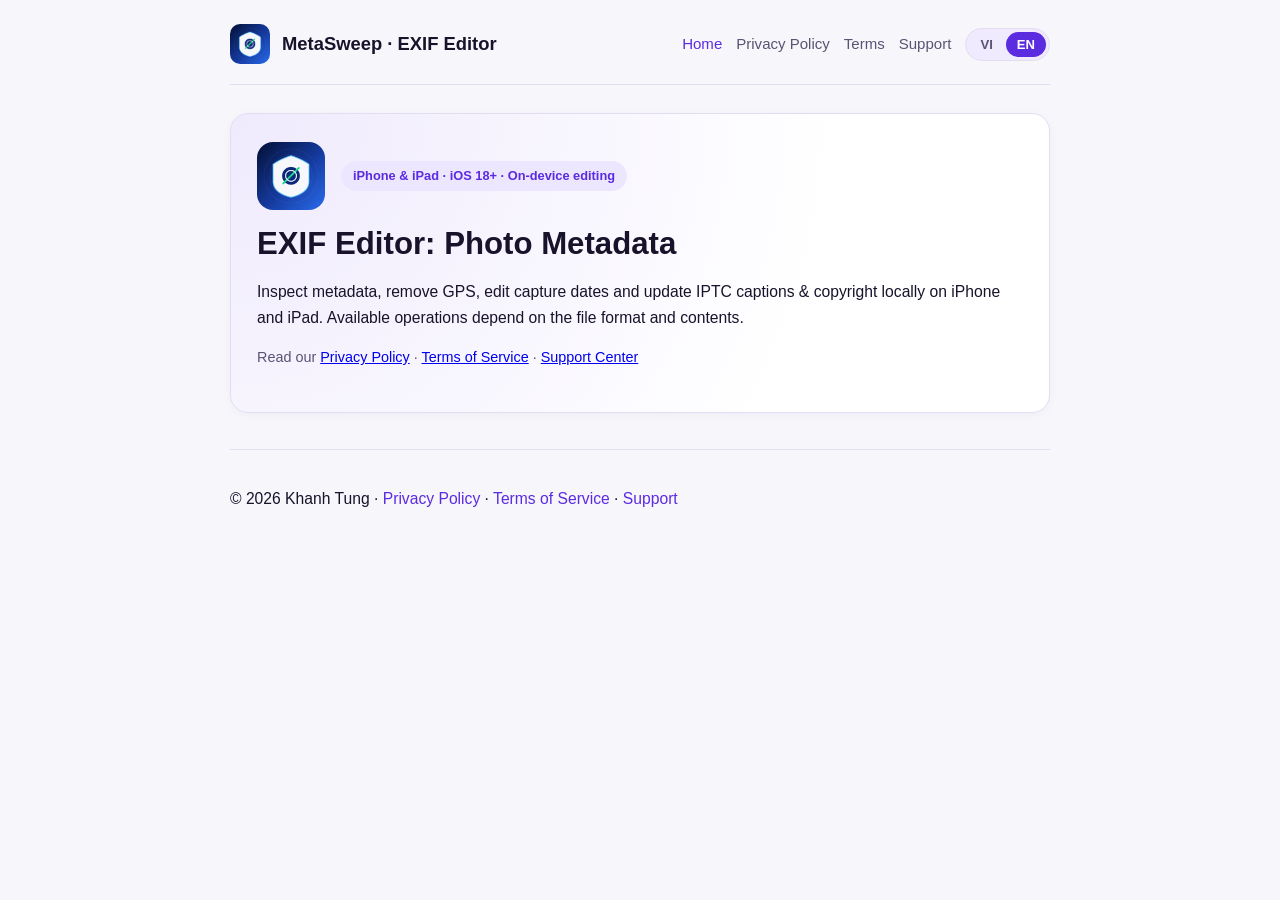
<file: index.html>
<!DOCTYPE html>
<html lang="en">
<head>
  <meta charset="utf-8">
  <meta name="viewport" content="width=device-width, initial-scale=1">
  <meta name="robots" content="noindex, nofollow, noarchive">
  <meta name="googlebot" content="noindex, nofollow, noarchive">
  <title>MetaSweep — EXIF Editor: Photo Metadata (Remove GPS, Edit Dates &amp; IPTC)</title>
  <meta name="description" content="Inspect photo metadata, remove GPS and edit dates locally on iPhone and iPad. Available operations depend on the file format.">
  <link rel="icon" type="image/png" sizes="120x120" href="logo.png">
  <link rel="apple-touch-icon" href="logo.png">
  <link rel="stylesheet" href="styles.css">
  <script src="site.js" defer></script>
</head>
<body>
  <div class="container">
    <header class="site-header">
      <a class="brand-link" href="index.html" data-keep-lang>
        <img class="brand-logo" src="logo.png" alt="" width="40" height="40">
        <span data-lang="vi">MetaSweep · Xóa &amp; Sửa EXIF</span>
        <span data-lang="en">MetaSweep · EXIF Editor</span>
      </a>
      <nav class="nav-row" aria-label="Primary">
        <a href="index.html" aria-current="page" data-keep-lang>
          <span data-lang="vi">Trang chủ</span><span data-lang="en">Home</span>
        </a>
        <a href="privacy.html" data-keep-lang>
          <span data-lang="vi">Quyền riêng tư</span><span data-lang="en">Privacy Policy</span>
        </a>
        <a href="terms.html" data-keep-lang>
          <span data-lang="vi">Điều khoản</span><span data-lang="en">Terms</span>
        </a>
        <a href="support.html" data-keep-lang>
          <span data-lang="vi">Hỗ trợ</span><span data-lang="en">Support</span>
        </a>
        <div class="lang-switch" role="group" aria-label="Language">
          <button type="button" class="lang-btn" data-set-lang="vi">VI</button>
          <button type="button" class="lang-btn active" data-set-lang="en">EN</button>
        </div>
      </nav>
    </header>

    <main>
      <section class="card hero">
        <div class="hero-brand">
          <img class="hero-logo" src="logo.png" alt="MetaSweep official app logo" width="68" height="68" fetchpriority="high">
          <div>
            <span class="badge" data-lang="vi">iPhone &amp; iPad · iOS 18+ · Chỉnh sửa trên thiết bị</span>
            <span class="badge" data-lang="en">iPhone &amp; iPad · iOS 18+ · On-device editing</span>
          </div>
        </div>
        <h1>
          <span data-lang="vi">MetaSweep — Xóa GPS, Sửa Ngày &amp; IPTC</span>
          <span data-lang="en">EXIF Editor: Photo Metadata</span>
        </h1>
        <p data-lang="vi">Ki&#7875;m tra si&#234;u d&#7919; li&#7879;u, x&#243;a GPS, s&#7917;a ng&#224;y ch&#7909;p v&#224; IPTC ngay tr&#234;n iPhone v&#224; iPad. C&#225;c thao t&#225;c kh&#7843; d&#7909;ng t&#249;y theo &#273;&#7883;nh d&#7841;ng v&#224; n&#7897;i dung t&#7879;p.</p>
        <p data-lang="en">Inspect metadata, remove GPS, edit capture dates and update IPTC captions &amp; copyright locally on iPhone and iPad. Available operations depend on the file format and contents.</p>
        <p class="muted" data-lang="vi">Xem <a href="privacy.html" data-keep-lang>Chính sách quyền riêng tư</a> · <a href="terms.html" data-keep-lang>Điều khoản dịch vụ</a> · <a href="support.html" data-keep-lang>Trung tâm hỗ trợ</a></p>
        <p class="muted" data-lang="en">Read our <a href="privacy.html" data-keep-lang>Privacy Policy</a> · <a href="terms.html" data-keep-lang>Terms of Service</a> · <a href="support.html" data-keep-lang>Support Center</a></p>
      </section>
    </main>

    <footer class="site-footer">
      <div data-lang="vi">
        <p>© 2026 Khanh Tung · <a href="privacy.html" data-keep-lang>Chính sách quyền riêng tư</a> · <a href="terms.html" data-keep-lang>Điều khoản dịch vụ</a> · <a href="support.html" data-keep-lang>Hỗ trợ</a></p>
      </div>
      <div data-lang="en">
        <p>© 2026 Khanh Tung · <a href="privacy.html" data-keep-lang>Privacy Policy</a> · <a href="terms.html" data-keep-lang>Terms of Service</a> · <a href="support.html" data-keep-lang>Support</a></p>
      </div>
    </footer>
  </div>
</body>
</html>
</file>
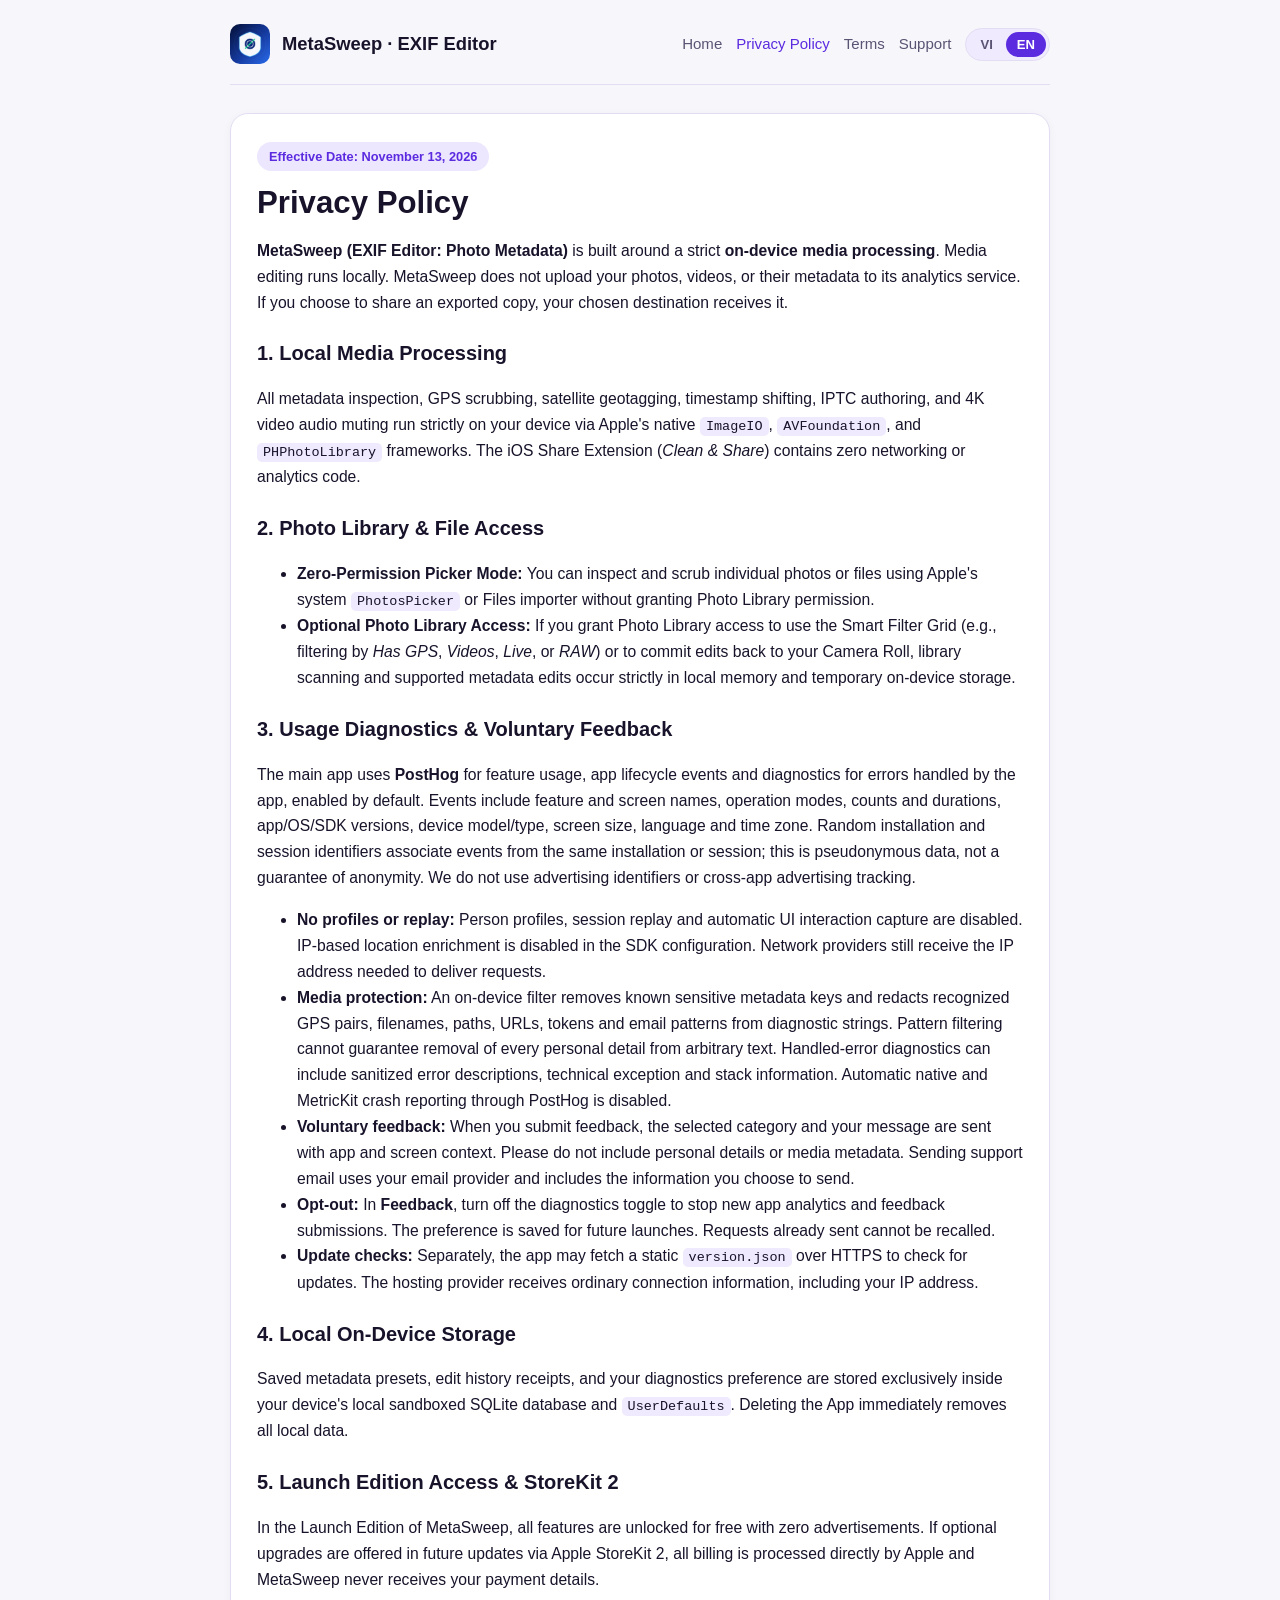
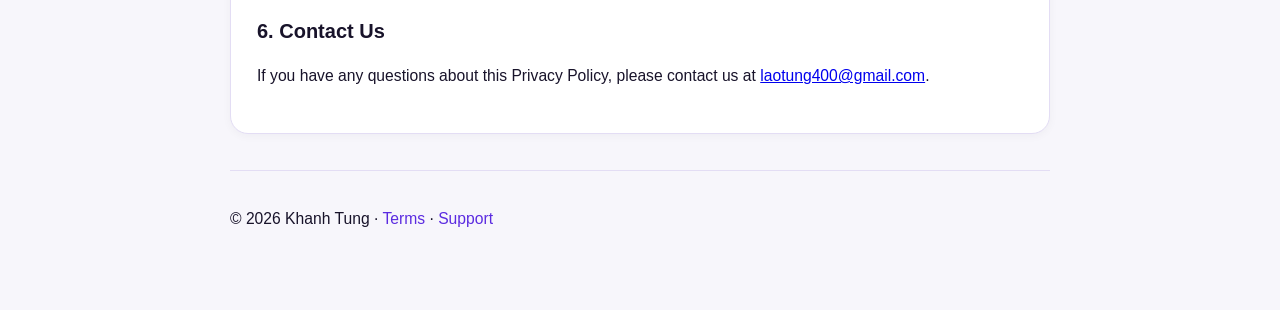
<file: privacy.html>
<!DOCTYPE html>
<html lang="en">
<head>
  <meta charset="utf-8">
  <meta name="viewport" content="width=device-width, initial-scale=1">
  <meta name="robots" content="noindex, nofollow, noarchive">
  <meta name="googlebot" content="noindex, nofollow, noarchive">
  <title>MetaSweep: Usage Diagnostics &amp; Privacy Policy · Chính sách quyền riêng tư — MetaSweep</title>
  <link rel="icon" type="image/png" sizes="120x120" href="logo.png">
  <link rel="apple-touch-icon" href="logo.png">
  <link rel="stylesheet" href="styles.css">
  <script src="site.js" defer></script>
</head>
<body>
  <div class="container">
    <header class="site-header">
      <a class="brand-link" href="index.html" data-keep-lang>
        <img class="brand-logo" src="logo.png" alt="" width="40" height="40">
        <span data-lang="vi">MetaSweep · Xóa &amp; Sửa EXIF</span>
        <span data-lang="en">MetaSweep · EXIF Editor</span>
      </a>
      <nav class="nav-row" aria-label="Primary">
        <a href="index.html" data-keep-lang>
          <span data-lang="vi">Trang chủ</span><span data-lang="en">Home</span>
        </a>
        <a href="privacy.html" aria-current="page" data-keep-lang>
          <span data-lang="vi">Quyền riêng tư</span><span data-lang="en">Privacy Policy</span>
        </a>
        <a href="terms.html" data-keep-lang>
          <span data-lang="vi">Điều khoản</span><span data-lang="en">Terms</span>
        </a>
        <a href="support.html" data-keep-lang>
          <span data-lang="vi">Hỗ trợ</span><span data-lang="en">Support</span>
        </a>
        <div class="lang-switch" role="group" aria-label="Language">
          <button type="button" class="lang-btn" data-set-lang="vi">VI</button>
          <button type="button" class="lang-btn active" data-set-lang="en">EN</button>
        </div>
      </nav>
    </header>

    <main>
      <article class="card" data-lang="en">
        <span class="badge">Effective Date: November 13, 2026</span>
        <h1>Privacy Policy</h1>
        <p><strong>MetaSweep (EXIF Editor: Photo Metadata)</strong> is built around a strict <strong>on-device media processing</strong>. Media editing runs locally. MetaSweep does not upload your photos, videos, or their metadata to its analytics service. If you choose to share an exported copy, your chosen destination receives it.</p>

        <h2>1. Local Media Processing</h2>
        <p>All metadata inspection, GPS scrubbing, satellite geotagging, timestamp shifting, IPTC authoring, and 4K video audio muting run strictly on your device via Apple's native <code>ImageIO</code>, <code>AVFoundation</code>, and <code>PHPhotoLibrary</code> frameworks. The iOS Share Extension (<em>Clean &amp; Share</em>) contains zero networking or analytics code.</p>

        <h2>2. Photo Library &amp; File Access</h2>
        <ul>
          <li><strong>Zero-Permission Picker Mode:</strong> You can inspect and scrub individual photos or files using Apple's system <code>PhotosPicker</code> or Files importer without granting Photo Library permission.</li>
          <li><strong>Optional Photo Library Access:</strong> If you grant Photo Library access to use the Smart Filter Grid (e.g., filtering by <em>Has GPS</em>, <em>Videos</em>, <em>Live</em>, or <em>RAW</em>) or to commit edits back to your Camera Roll, library scanning and supported metadata edits occur strictly in local memory and temporary on-device storage.</li>
        </ul>

        <h2>3. Usage Diagnostics &amp; Voluntary Feedback</h2>
        <p>The main app uses <strong>PostHog</strong> for feature usage, app lifecycle events and diagnostics for errors handled by the app, enabled by default. Events include feature and screen names, operation modes, counts and durations, app/OS/SDK versions, device model/type, screen size, language and time zone. Random installation and session identifiers associate events from the same installation or session; this is pseudonymous data, not a guarantee of anonymity. We do not use advertising identifiers or cross-app advertising tracking.</p>
        <ul>
          <li><strong>No profiles or replay:</strong> Person profiles, session replay and automatic UI interaction capture are disabled. IP-based location enrichment is disabled in the SDK configuration. Network providers still receive the IP address needed to deliver requests.</li>
          <li><strong>Media protection:</strong> An on-device filter removes known sensitive metadata keys and redacts recognized GPS pairs, filenames, paths, URLs, tokens and email patterns from diagnostic strings. Pattern filtering cannot guarantee removal of every personal detail from arbitrary text. Handled-error diagnostics can include sanitized error descriptions, technical exception and stack information. Automatic native and MetricKit crash reporting through PostHog is disabled.</li>
          <li><strong>Voluntary feedback:</strong> When you submit feedback, the selected category and your message are sent with app and screen context. Please do not include personal details or media metadata. Sending support email uses your email provider and includes the information you choose to send.</li>
          <li><strong>Opt-out:</strong> In <strong>Feedback</strong>, turn off the diagnostics toggle to stop new app analytics and feedback submissions. The preference is saved for future launches. Requests already sent cannot be recalled.</li>
          <li><strong>Update checks:</strong> Separately, the app may fetch a static <code>version.json</code> over HTTPS to check for updates. The hosting provider receives ordinary connection information, including your IP address.</li>
        </ul>

        <h2>4. Local On-Device Storage</h2>
        <p>Saved metadata presets, edit history receipts, and your diagnostics preference are stored exclusively inside your device's local sandboxed SQLite database and <code>UserDefaults</code>. Deleting the App immediately removes all local data.</p>

        <h2>5. Launch Edition Access &amp; StoreKit 2</h2>
        <p>In the Launch Edition of MetaSweep, all features are unlocked for free with zero advertisements. If optional upgrades are offered in future updates via Apple StoreKit 2, all billing is processed directly by Apple and MetaSweep never receives your payment details.</p>

        <h2>6. Contact Us</h2>
        <p>If you have any questions about this Privacy Policy, please contact us at <a href="mailto:laotung400@gmail.com">laotung400@gmail.com</a>.</p>
      </article>

      <article class="card" data-lang="vi">
        <span class="badge">Ngày có hiệu lực: 13/11/2026</span>
        <h1>Chính sách quyền riêng tư</h1>
        <p><strong>MetaSweep (EXIF Editor: Photo Metadata)</strong> hoạt động theo kiến trúc <strong>Xử lý phương tiện 100% trên thiết bị</strong>. Việc chỉnh sửa diễn ra cục bộ. MetaSweep không tải ảnh, video hay siêu dữ liệu của chúng lên dịch vụ phân tích. Nếu bạn chủ động chia sẻ bản xuất, nơi nhận do bạn chọn sẽ nhận bản đó.</p>

        <h2>1. Xử lý ảnh &amp; video 100% trên thiết bị</h2>
        <p>Mọi thao tác đọc siêu dữ liệu, xóa GPS, ghim vị trí vệ tinh, đổi múi giờ, sửa IPTC và tắt tiếng video 4K đều diễn ra cục bộ thông qua <code>ImageIO</code>, <code>AVFoundation</code> và <code>PHPhotoLibrary</code>. Tiện ích chia sẻ (<em>Clean &amp; Share</em>) hoàn toàn không chứa mã kết nối mạng hay phân tích.</p>

        <h2>2. Quyền truy cập Thư viện ảnh &amp; Tệp</h2>
        <p>Bạn có thể chọn từng ảnh/tệp qua <code>PhotosPicker</code> hoặc ứng dụng Tệp mà không cần cấp quyền Thư viện ảnh, hoặc cấp quyền tùy chọn để lọc nhanh ảnh chứa GPS, Video, Live Photo và RAW ngay trên thiết bị.</p>

        <h2>3. Dữ liệu sử dụng, chẩn đoán &amp; phản hồi tự nguyện</h2>
        <p>Ứng dụng chính dùng <strong>PostHog</strong> để phân tích tính năng, sự kiện vòng đời ứng dụng và chẩn đoán các lỗi được ứng dụng xử lý; chức năng này mặc định được bật. Dữ liệu gồm tên tính năng và màn hình, chế độ thao tác, số lượng và thời lượng, phiên bản ứng dụng/hệ điều hành/SDK, mẫu và loại thiết bị, kích thước màn hình, ngôn ngữ và múi giờ. Mã cài đặt và mã phiên ngẫu nhiên liên kết các sự kiện trong cùng lần cài đặt hoặc phiên sử dụng; đây là dữ liệu có mã định danh thay thế, không phải cam kết ẩn danh tuyệt đối. Chúng tôi không dùng mã quảng cáo hay theo dõi quảng cáo liên ứng dụng.</p>
        <ul>
          <li><strong>Không hồ sơ hay phát lại màn hình:</strong> Hồ sơ người dùng, phát lại phiên và tự động ghi tương tác giao diện đều bị tắt. Cấu hình SDK tắt suy luận vị trí từ IP. Nhà cung cấp mạng vẫn nhận địa chỉ IP cần thiết để truyền yêu cầu.</li>
          <li><strong>Bảo vệ phương tiện:</strong> Bộ lọc trên thiết bị loại bỏ các khóa siêu dữ liệu nhạy cảm đã biết và che các mẫu tọa độ GPS, tên tệp, đường dẫn, URL, mã truy cập và email được nhận diện trong chuỗi chẩn đoán. Bộ lọc theo mẫu không thể bảo đảm loại bỏ mọi chi tiết cá nhân khỏi văn bản tùy ý. Chẩn đoán lỗi đã được xử lý có thể chứa mô tả lỗi đã qua bộ lọc, thông tin kỹ thuật về ngoại lệ và ngăn xếp lệnh. Tính năng tự động báo cáo sự cố native và MetricKit qua PostHog đã bị tắt.</li>
          <li><strong>Phản hồi tự nguyện:</strong> Khi gửi phản hồi, danh mục và nội dung bạn nhập được gửi kèm ngữ cảnh ứng dụng và màn hình. Vui lòng không nhập thông tin cá nhân hay siêu dữ liệu phương tiện. Email hỗ trợ được gửi qua nhà cung cấp email của bạn với thông tin bạn chọn gửi.</li>
          <li><strong>Tắt phân tích:</strong> Trong <strong>Feedback</strong>, tắt công tắc chẩn đoán để dừng các sự kiện phân tích mới và việc gửi phản hồi trong ứng dụng. Lựa chọn được lưu cho các lần mở sau. Không thể thu hồi yêu cầu đã gửi.</li>
          <li><strong>Kiểm tra cập nhật:</strong> Ứng dụng có thể tải riêng tệp <code>version.json</code> tĩnh qua HTTPS. Nhà cung cấp lưu trữ nhận thông tin kết nối thông thường, gồm địa chỉ IP.</li>
        </ul>

        <h2>4. Lưu trữ cục bộ &amp; Phiên bản ra mắt miễn phí</h2>
        <p>Mẫu cài sẵn và lịch sử chỉnh sửa chỉ được lưu trong cơ sở dữ liệu SQLite cục bộ trên máy. Trong phiên bản ra mắt hiện tại, toàn bộ tính năng được mở khóa miễn phí 100% và không có quảng cáo.</p>

        <h2>5. Liên hệ</h2>
        <p>Mọi câu hỏi về Chính sách quyền riêng tư, vui lòng liên hệ <a href="mailto:laotung400@gmail.com">laotung400@gmail.com</a>.</p>
      </article>
    </main>

    <footer class="site-footer">
      <div data-lang="vi"><p>© 2026 Khanh Tung · <a href="terms.html" data-keep-lang>Điều khoản</a> · <a href="support.html" data-keep-lang>Hỗ trợ</a></p></div>
      <div data-lang="en"><p>© 2026 Khanh Tung · <a href="terms.html" data-keep-lang>Terms</a> · <a href="support.html" data-keep-lang>Support</a></p></div>
    </footer>
  </div>
</body>
</html>
</file>
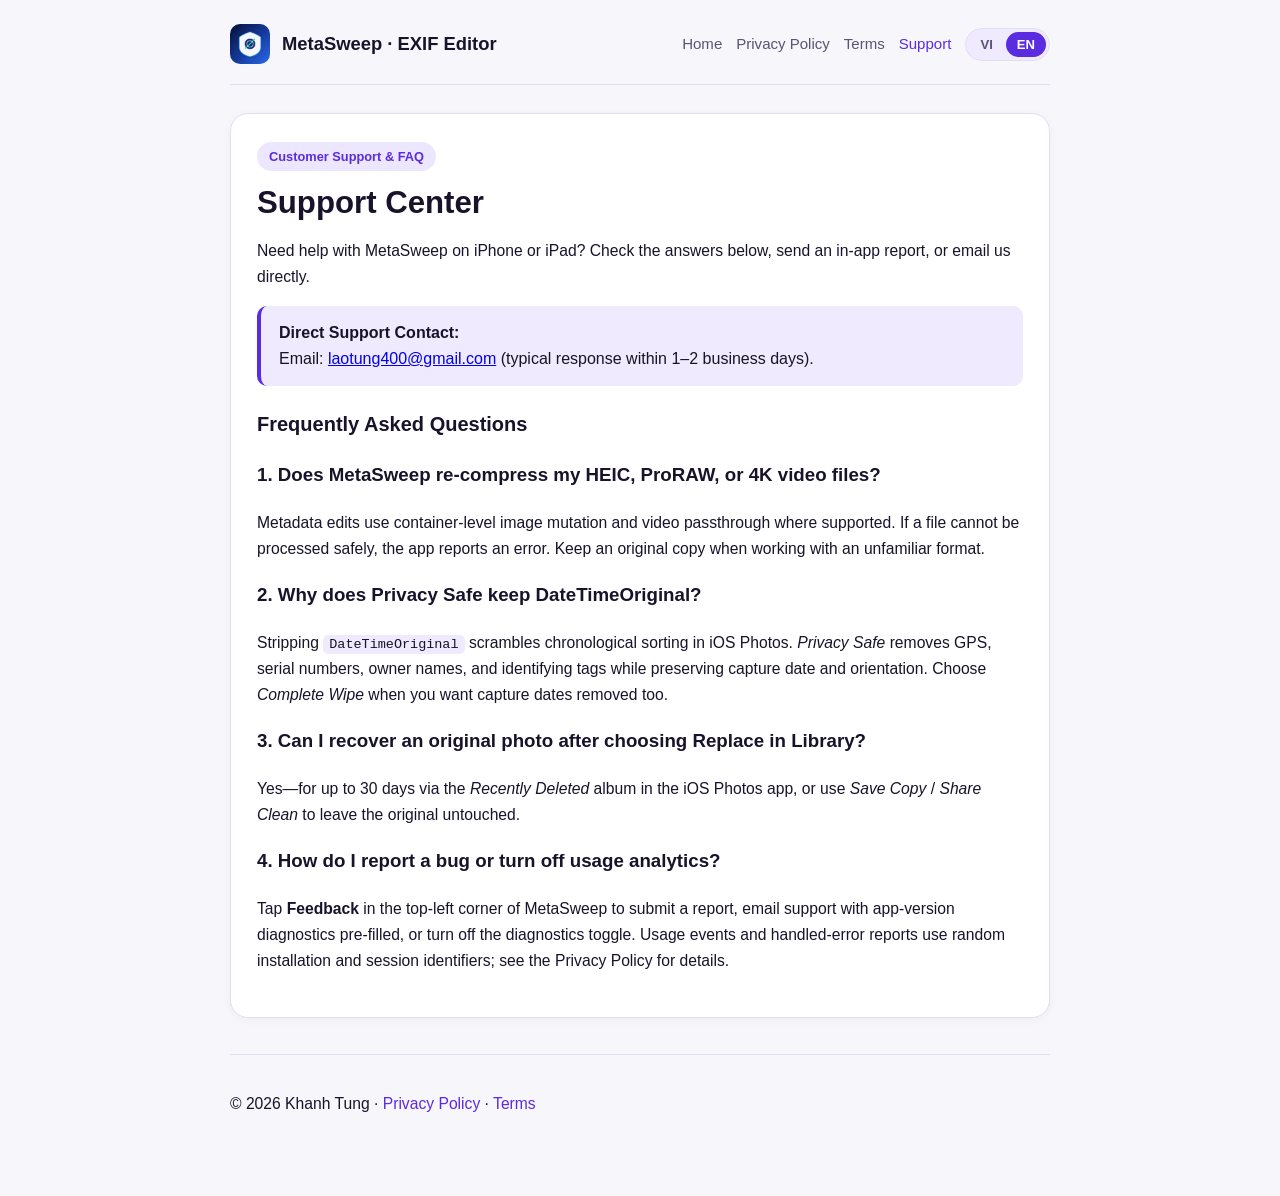
<file: support.html>
<!DOCTYPE html>
<html lang="en">
<head>
  <meta charset="utf-8">
  <meta name="viewport" content="width=device-width, initial-scale=1">
  <meta name="robots" content="noindex, nofollow, noarchive">
  <meta name="googlebot" content="noindex, nofollow, noarchive">
  <title>Support · Trung tâm hỗ trợ — MetaSweep</title>
  <link rel="icon" type="image/png" sizes="120x120" href="logo.png">
  <link rel="apple-touch-icon" href="logo.png">
  <link rel="stylesheet" href="styles.css">
  <script src="site.js" defer></script>
</head>
<body>
  <div class="container">
    <header class="site-header">
      <a class="brand-link" href="index.html" data-keep-lang>
        <img class="brand-logo" src="logo.png" alt="" width="40" height="40">
        <span data-lang="vi">MetaSweep · Xóa &amp; Sửa EXIF</span>
        <span data-lang="en">MetaSweep · EXIF Editor</span>
      </a>
      <nav class="nav-row" aria-label="Primary">
        <a href="index.html" data-keep-lang><span data-lang="vi">Trang chủ</span><span data-lang="en">Home</span></a>
        <a href="privacy.html" data-keep-lang><span data-lang="vi">Quyền riêng tư</span><span data-lang="en">Privacy Policy</span></a>
        <a href="terms.html" data-keep-lang><span data-lang="vi">Điều khoản</span><span data-lang="en">Terms</span></a>
        <a href="support.html" aria-current="page" data-keep-lang><span data-lang="vi">Hỗ trợ</span><span data-lang="en">Support</span></a>
        <div class="lang-switch" role="group" aria-label="Language">
          <button type="button" class="lang-btn" data-set-lang="vi">VI</button>
          <button type="button" class="lang-btn active" data-set-lang="en">EN</button>
        </div>
      </nav>
    </header>

    <main>
      <article class="card" data-lang="en">
        <span class="badge">Customer Support &amp; FAQ</span>
        <h1>Support Center</h1>
        <p>Need help with MetaSweep on iPhone or iPad? Check the answers below, send an in-app report, or email us directly.</p>
        <div class="callout">
          <strong>Direct Support Contact:</strong><br>
          Email: <a href="mailto:laotung400@gmail.com">laotung400@gmail.com</a> (typical response within 1–2 business days).
        </div>
        <h2>Frequently Asked Questions</h2>
        <h3>1. Does MetaSweep re-compress my HEIC, ProRAW, or 4K video files?</h3>
        <p>Metadata edits use container-level image mutation and video passthrough where supported. If a file cannot be processed safely, the app reports an error. Keep an original copy when working with an unfamiliar format.</p>
        <h3>2. Why does Privacy Safe keep DateTimeOriginal?</h3>
        <p>Stripping <code>DateTimeOriginal</code> scrambles chronological sorting in iOS Photos. <em>Privacy Safe</em> removes GPS, serial numbers, owner names, and identifying tags while preserving capture date and orientation. Choose <em>Complete Wipe</em> when you want capture dates removed too.</p>
        <h3>3. Can I recover an original photo after choosing Replace in Library?</h3>
        <p>Yes—for up to 30 days via the <em>Recently Deleted</em> album in the iOS Photos app, or use <em>Save Copy</em> / <em>Share Clean</em> to leave the original untouched.</p>
        <h3>4. How do I report a bug or turn off usage analytics?</h3>
        <p>Tap <strong>Feedback</strong> in the top-left corner of MetaSweep to submit a report, email support with app-version diagnostics pre-filled, or turn off the diagnostics toggle. Usage events and handled-error reports use random installation and session identifiers; see the Privacy Policy for details.</p>
      </article>

      <article class="card" data-lang="vi">
        <span class="badge">Trung tâm Hỗ trợ &amp; Câu hỏi thường gặp</span>
        <h1>Trung tâm Hỗ trợ</h1>
        <p>Bạn cần hỗ trợ khi sử dụng MetaSweep trên iPhone hoặc iPad? Xem câu trả lời bên dưới, gửi phản hồi trực tiếp trong ứng dụng hoặc gửi email cho chúng tôi.</p>
        <div class="callout">
          <strong>Liên hệ hỗ trợ trực tiếp:</strong><br>
          Email: <a href="mailto:laotung400@gmail.com">laotung400@gmail.com</a> (phản hồi trong 1–2 ngày làm việc).
        </div>
        <h2>Câu hỏi thường gặp</h2>
        <h3>1. MetaSweep có nén lại ảnh HEIC, ProRAW hay video 4K không?</h3>
        <p>MetaSweep ch&#7881;nh s&#7917;a si&#234;u d&#7919; li&#7879;u &#7903; c&#7845;p &#273;&#7897; t&#7879;p v&#224; gi&#7919; nguy&#234;n lu&#7891;ng video khi &#273;&#7883;nh d&#7841;ng h&#7895; tr&#7907;. N&#7871;u kh&#244;ng th&#7875; x&#7917; l&#253; an to&#224;n, &#7913;ng d&#7909;ng s&#7869; b&#225;o l&#7895;i. H&#227;y gi&#7919; b&#7843;n g&#7889;c khi d&#249;ng &#273;&#7883;nh d&#7841;ng ch&#432;a quen thu&#7897;c.</p>
        <h3>2. Vì sao chế độ Privacy Safe giữ lại ngày chụp gốc?</h3>
        <p>Việc xóa <code>DateTimeOriginal</code> sẽ làm xáo trộn thứ tự thời gian trong ứng dụng Ảnh iOS. Chế độ <em>Privacy Safe</em> xóa sạch GPS, số sê-ri và thông tin định danh nhưng giữ lại ngày chụp. Hãy chọn <em>Complete Wipe</em> nếu bạn muốn xóa toàn bộ dấu thời gian.</p>
        <h3>3. Kh&#244;i ph&#7909;c b&#7843;n g&#7889;c sau khi thay th&#7871;?</h3>
        <p>B&#7841;n c&#243; th&#7875; kh&#244;i ph&#7909;c trong album <em>&#272;&#227; x&#243;a g&#7847;n &#273;&#226;y</em> c&#7911;a &#7842;nh iOS, th&#432;&#7901;ng t&#7889;i &#273;a 30 ng&#224;y. Ch&#7885;n L&#432;u b&#7843;n sao ho&#7863;c Chia s&#7867; b&#7843;n s&#7841;ch &#273;&#7875; gi&#7919; nguy&#234;n b&#7843;n g&#7889;c.</p>
        <h3>4. L&#224;m sao &#273;&#7875; b&#225;o l&#7895;i ho&#7863;c t&#7855;t ph&#226;n t&#237;ch s&#7917; d&#7909;ng?</h3>
        <p>Nh&#7845;n <strong>Feedback</strong> &#273;&#7875; g&#7917;i ph&#7843;n h&#7891;i, email h&#7895; tr&#7907; ho&#7863;c t&#7855;t c&#244;ng t&#7855;c ch&#7849;n &#273;o&#225;n. S&#7921; ki&#7879;n s&#7917; d&#7909;ng v&#224; b&#225;o c&#225;o l&#7895;i &#273;&#432;&#7907;c &#7913;ng d&#7909;ng x&#7917; l&#253; d&#249;ng m&#227; c&#224;i &#273;&#7863;t v&#224; m&#227; phi&#234;n ng&#7851;u nhi&#234;n. Xem Ch&#237;nh s&#225;ch quy&#7873;n ri&#234;ng t&#432; &#273;&#7875; bi&#7871;t th&#234;m.</p>
      </article>
    </main>

    <footer class="site-footer">
      <div data-lang="vi"><p>© 2026 Khanh Tung · <a href="privacy.html" data-keep-lang>Quyền riêng tư</a> · <a href="terms.html" data-keep-lang>Điều khoản</a></p></div>
      <div data-lang="en"><p>© 2026 Khanh Tung · <a href="privacy.html" data-keep-lang>Privacy Policy</a> · <a href="terms.html" data-keep-lang>Terms</a></p></div>
    </footer>
  </div>
</body>
</html>
</file>
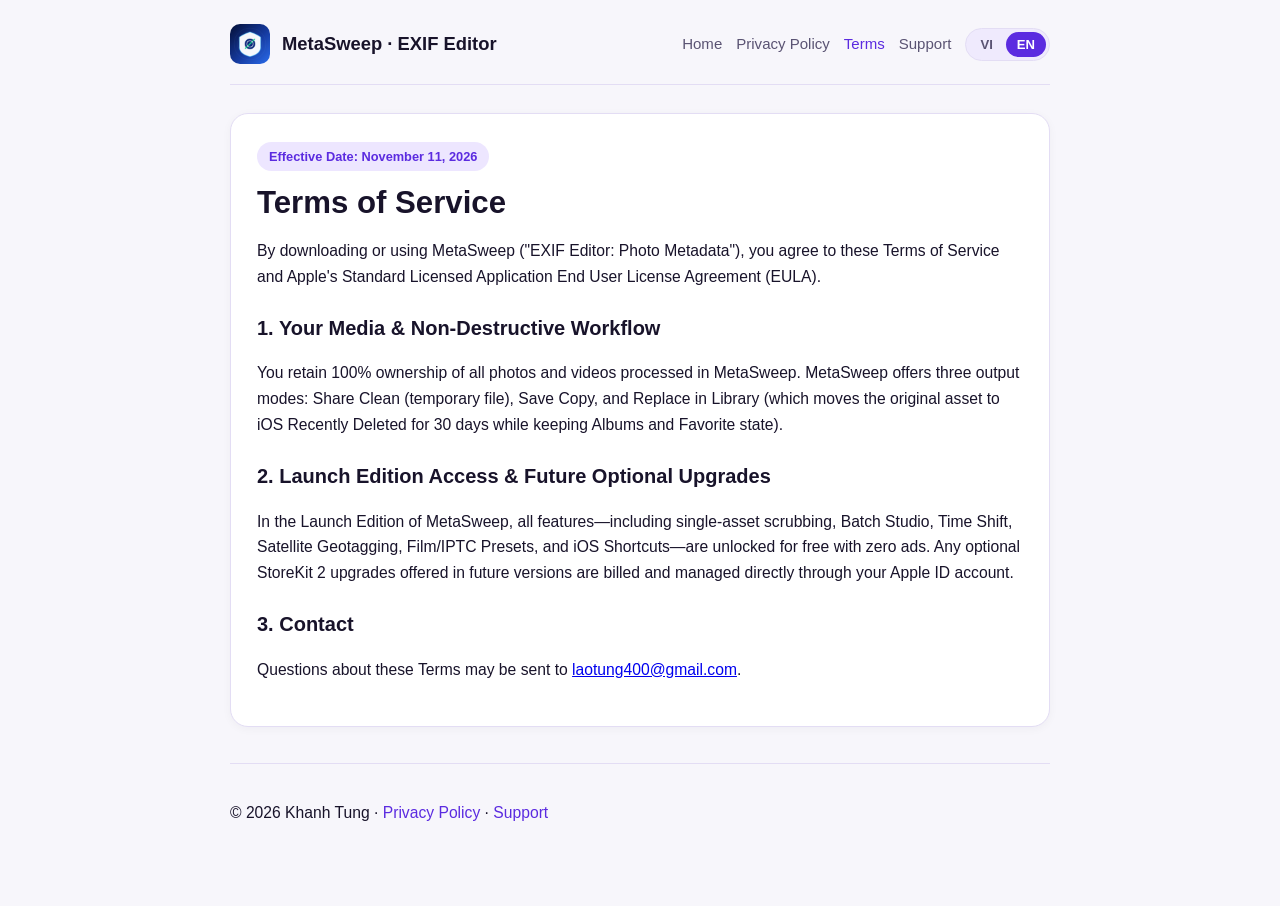
<file: terms.html>
<!DOCTYPE html>
<html lang="en">
<head>
  <meta charset="utf-8">
  <meta name="viewport" content="width=device-width, initial-scale=1">
  <meta name="robots" content="noindex, nofollow, noarchive">
  <meta name="googlebot" content="noindex, nofollow, noarchive">
  <title>Terms of Service · Điều khoản dịch vụ — MetaSweep</title>
  <link rel="icon" type="image/png" sizes="120x120" href="logo.png">
  <link rel="apple-touch-icon" href="logo.png">
  <link rel="stylesheet" href="styles.css">
  <script src="site.js" defer></script>
</head>
<body>
  <div class="container">
    <header class="site-header">
      <a class="brand-link" href="index.html" data-keep-lang>
        <img class="brand-logo" src="logo.png" alt="" width="40" height="40">
        <span data-lang="vi">MetaSweep · Xóa &amp; Sửa EXIF</span>
        <span data-lang="en">MetaSweep · EXIF Editor</span>
      </a>
      <nav class="nav-row" aria-label="Primary">
        <a href="index.html" data-keep-lang><span data-lang="vi">Trang chủ</span><span data-lang="en">Home</span></a>
        <a href="privacy.html" data-keep-lang><span data-lang="vi">Quyền riêng tư</span><span data-lang="en">Privacy Policy</span></a>
        <a href="terms.html" aria-current="page" data-keep-lang><span data-lang="vi">Điều khoản</span><span data-lang="en">Terms</span></a>
        <a href="support.html" data-keep-lang><span data-lang="vi">Hỗ trợ</span><span data-lang="en">Support</span></a>
        <div class="lang-switch" role="group" aria-label="Language">
          <button type="button" class="lang-btn" data-set-lang="vi">VI</button>
          <button type="button" class="lang-btn active" data-set-lang="en">EN</button>
        </div>
      </nav>
    </header>

    <main>
      <article class="card" data-lang="en">
        <span class="badge">Effective Date: November 11, 2026</span>
        <h1>Terms of Service</h1>
        <p>By downloading or using MetaSweep ("EXIF Editor: Photo Metadata"), you agree to these Terms of Service and Apple's Standard Licensed Application End User License Agreement (EULA).</p>
        <h2>1. Your Media &amp; Non-Destructive Workflow</h2>
        <p>You retain 100% ownership of all photos and videos processed in MetaSweep. MetaSweep offers three output modes: Share Clean (temporary file), Save Copy, and Replace in Library (which moves the original asset to iOS Recently Deleted for 30 days while keeping Albums and Favorite state).</p>
        <h2>2. Launch Edition Access &amp; Future Optional Upgrades</h2>
        <p>In the Launch Edition of MetaSweep, all features—including single-asset scrubbing, Batch Studio, Time Shift, Satellite Geotagging, Film/IPTC Presets, and iOS Shortcuts—are unlocked for free with zero ads. Any optional StoreKit 2 upgrades offered in future versions are billed and managed directly through your Apple ID account.</p>
        <h2>3. Contact</h2>
        <p>Questions about these Terms may be sent to <a href="mailto:laotung400@gmail.com">laotung400@gmail.com</a>.</p>
      </article>

      <article class="card" data-lang="vi">
        <span class="badge">Ngày có hiệu lực: 11/11/2026</span>
        <h1>Điều khoản dịch vụ</h1>
        <p>Khi tải xuống hoặc sử dụng MetaSweep ("EXIF Editor: Photo Metadata"), bạn đồng ý với Điều khoản dịch vụ này và Thỏa thuận cấp phép người dùng cuối tiêu chuẩn (EULA) của Apple.</p>
        <h2>1. Quyền sở hữu phương tiện &amp; Quy trình an toàn</h2>
        <p>Bạn giữ 100% quyền sở hữu đối với mọi hình ảnh và video được xử lý trong MetaSweep. Ứng dụng cung cấp ba chế độ xuất: Chia sẻ bản sạch (tệp tạm), Lưu bản sao mới và Thay thế bản gốc trong Thư viện (bản gốc được lưu an toàn trong album Đã xóa gần đây của iOS trong 30 ngày).</p>
        <h2>2. Phiên bản ra mắt miễn phí</h2>
        <p>Trong phiên bản ra mắt hiện tại, toàn bộ tính năng của MetaSweep được mở khóa miễn phí 100% và không có quảng cáo. Nếu có các gói nâng cấp tùy chọn trong tương lai qua StoreKit 2, mọi thanh toán sẽ được quản lý trực tiếp qua tài khoản Apple ID của bạn.</p>
        <h2>3. Liên hệ</h2>
        <p>Mọi câu hỏi về Điều khoản dịch vụ, vui lòng gửi về <a href="mailto:laotung400@gmail.com">laotung400@gmail.com</a>.</p>
      </article>
    </main>

    <footer class="site-footer">
      <div data-lang="vi"><p>© 2026 Khanh Tung · <a href="privacy.html" data-keep-lang>Quyền riêng tư</a> · <a href="support.html" data-keep-lang>Hỗ trợ</a></p></div>
      <div data-lang="en"><p>© 2026 Khanh Tung · <a href="privacy.html" data-keep-lang>Privacy Policy</a> · <a href="support.html" data-keep-lang>Support</a></p></div>
    </footer>
  </div>
</body>
</html>
</file>
<file: styles.css>
:root {
  --bg: #f7f6fb;
  --surface: #ffffff;
  --surface-wash: #efeafd;
  --text: #18132a;
  --muted: #5a5373;
  --border: #e3ddf4;
  --brand: #5b2be0;
  --brand-dark: #421cb3;
  --accent-badge: #ede6ff;
}

@media (prefers-color-scheme: dark) {
  :root {
    --bg: #100d1c;
    --surface: #1a152c;
    --surface-wash: #261d42;
    --text: #f5f3fc;
    --muted: #b4accf;
    --border: #30274f;
    --brand: #9a75ff;
    --brand-dark: #b59aff;
    --accent-badge: #2a204a;
  }
}

* {
  box-sizing: border-box;
}

body {
  margin: 0;
  font-family: -apple-system, BlinkMacSystemFont, "SF Pro Text", "Segoe UI", Roboto, sans-serif;
  background: var(--bg);
  color: var(--text);
  line-height: 1.65;
  -webkit-font-smoothing: antialiased;
}

.container {
  max-width: 860px;
  margin: 0 auto;
  padding: 24px 20px 64px;
}

.site-header {
  display: flex;
  flex-wrap: wrap;
  align-items: center;
  justify-content: space-between;
  gap: 14px;
  padding-bottom: 20px;
  margin-bottom: 28px;
  border-bottom: 1px solid var(--border);
}

.brand-link {
  display: inline-flex;
  align-items: center;
  gap: 12px;
  text-decoration: none;
  color: var(--text);
  font-weight: 700;
  font-size: 1.15rem;
}

.brand-logo {
  width: 40px;
  height: 40px;
  border-radius: 10px;
  display: block;
  flex-shrink: 0;
}

.hero-brand {
  display: flex;
  align-items: center;
  gap: 16px;
  margin-bottom: 14px;
}

.hero-logo {
  width: 68px;
  height: 68px;
  border-radius: 16px;
  display: block;
  flex-shrink: 0;
}

.hero-brand .badge {
  margin-bottom: 0;
}

.nav-row {
  display: flex;
  flex-wrap: wrap;
  align-items: center;
  gap: 14px;
}

.nav-row a {
  color: var(--muted);
  text-decoration: none;
  font-size: 0.94rem;
  font-weight: 500;
}

.nav-row a:hover,
.nav-row a[aria-current="page"] {
  color: var(--brand);
}

.lang-switch {
  display: inline-flex;
  background: var(--surface-wash);
  border: 1px solid var(--border);
  border-radius: 999px;
  padding: 3px;
  gap: 2px;
}

.lang-btn {
  border: none;
  background: transparent;
  color: var(--muted);
  font-size: 0.82rem;
  font-weight: 600;
  padding: 5px 11px;
  border-radius: 999px;
  cursor: pointer;
}

.lang-btn.active {
  background: var(--brand);
  color: #ffffff;
}

.card {
  background: var(--surface);
  border: 1px solid var(--border);
  border-radius: 18px;
  padding: 28px 26px;
  margin-bottom: 22px;
  box-shadow: 0 2px 10px rgba(18, 12, 40, 0.04);
}

.hero {
  background: radial-gradient(circle at top left, var(--surface-wash), var(--surface) 70%);
}

.badge {
  display: inline-block;
  background: var(--accent-badge);
  color: var(--brand);
  font-size: 0.8rem;
  font-weight: 700;
  padding: 4px 12px;
  border-radius: 999px;
  margin-bottom: 12px;
}

h1 {
  margin: 0 0 10px;
  font-size: 1.95rem;
  line-height: 1.25;
}

h2 {
  margin: 22px 0 10px;
  font-size: 1.25rem;
}

h2:first-child {
  margin-top: 0;
}

p, li {
  color: var(--text);
  font-size: 0.98rem;
}

.muted {
  color: var(--muted);
  font-size: 0.9rem;
}

.grid {
  display: grid;
  grid-template-columns: repeat(auto-fit, minmax(240px, 1fr));
  gap: 16px;
  margin: 20px 0;
}

.feature-box {
  background: var(--surface);
  border: 1px solid var(--border);
  border-radius: 14px;
  padding: 18px;
}

.feature-box h3 {
  margin: 0 0 6px;
  font-size: 1.02rem;
}

.callout {
  background: var(--surface-wash);
  border-left: 4px solid var(--brand);
  padding: 14px 18px;
  border-radius: 10px;
  margin: 16px 0;
}

table {
  width: 100%;
  border-collapse: collapse;
  margin: 14px 0;
  font-size: 0.92rem;
}

th, td {
  text-align: left;
  padding: 10px 12px;
  border-bottom: 1px solid var(--border);
  vertical-align: top;
}

th {
  color: var(--muted);
  font-weight: 600;
}

code {
  font-family: ui-monospace, SFMono-Regular, Menlo, monospace;
  font-size: 0.86em;
  background: var(--surface-wash);
  padding: 2px 6px;
  border-radius: 5px;
}

.site-footer {
  margin-top: 36px;
  padding-top: 20px;
  border-top: 1px solid var(--border);
  font-size: 0.86rem;
  color: var(--muted);
}

.site-footer a {
  color: var(--brand);
  text-decoration: none;
}

[data-lang] {
  display: none;
}

html[lang="vi"] [data-lang="vi"],
html[lang="en"] [data-lang="en"] {
  display: block;
}

html[lang="vi"] span[data-lang="vi"],
html[lang="en"] span[data-lang="en"] {
  display: inline;
}

html[lang="vi"] .badge[data-lang="vi"],
html[lang="en"] .badge[data-lang="en"] {
  display: inline-block;
}
</file>
